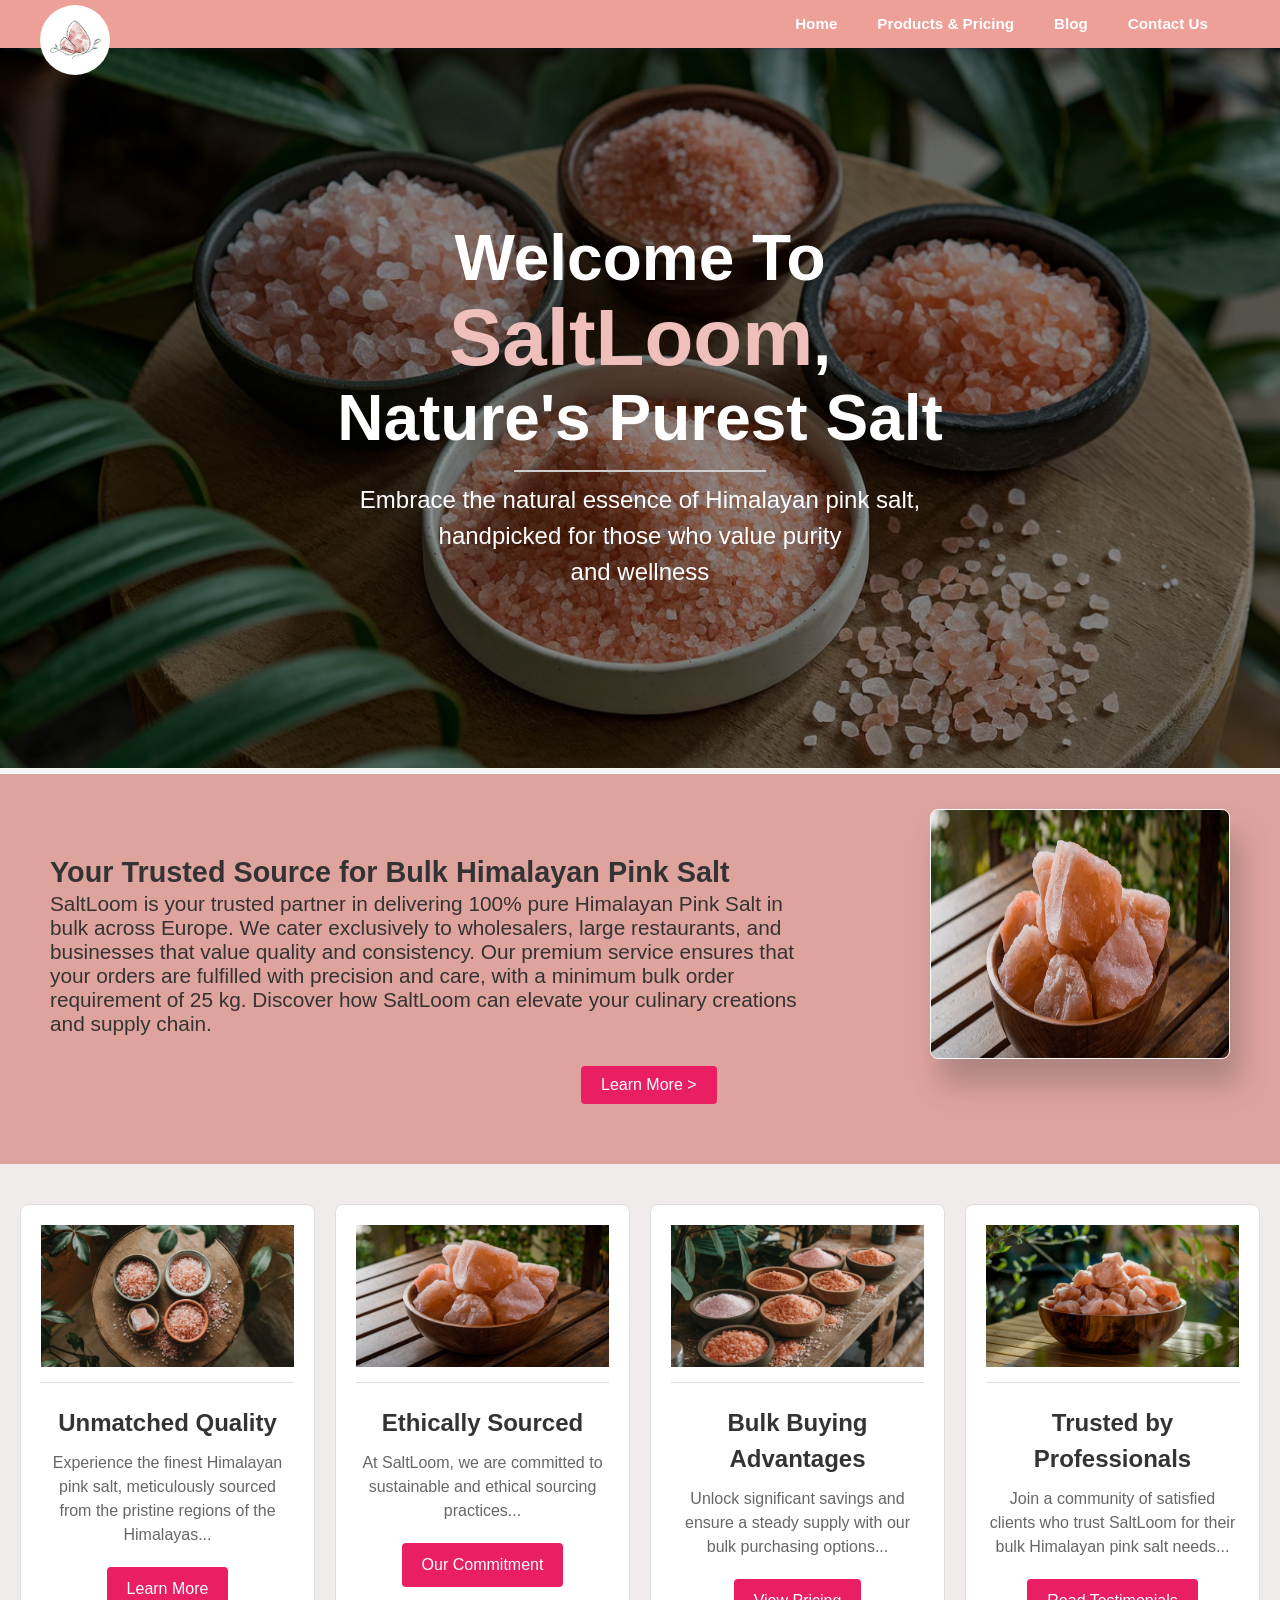
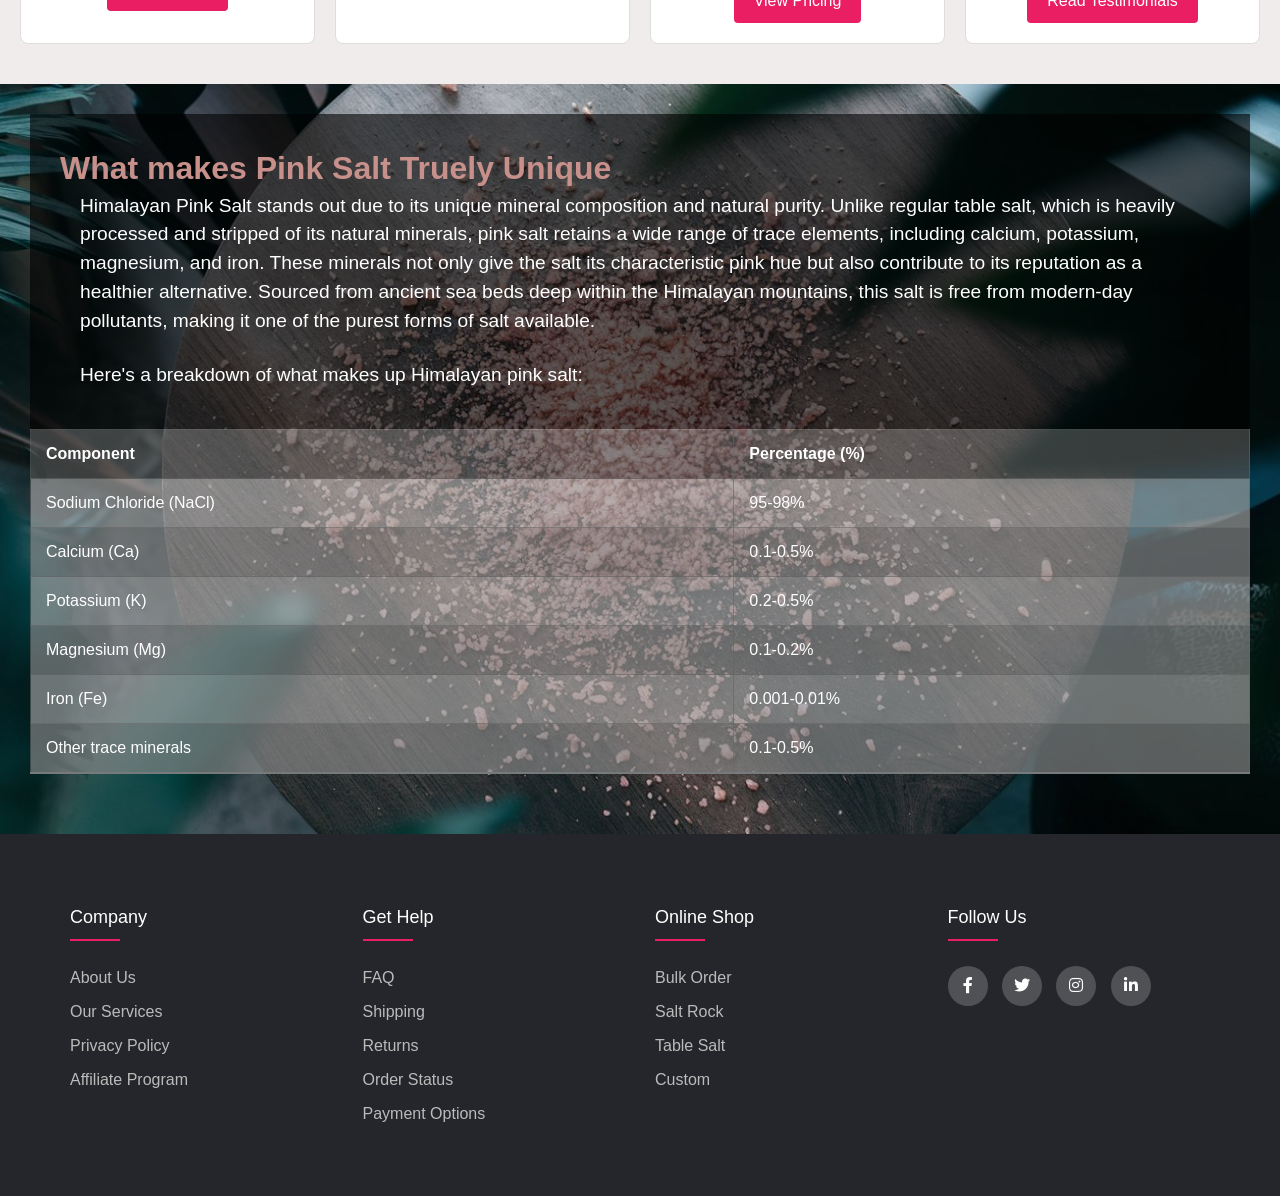
<file: index.html>
<!DOCTYPE html>
<html lang="en">
<head>
    <meta charset="UTF-8"/>
    <meta name="viewport" content="width=device-width, initial-scale=1.0" />
    <meta http-equiv="X-UA-Compatible" content="ie=edge"/>
    <link rel="stylesheet" type="text/css" href="https://cdnjs.cloudflare.com/ajax/libs/font-awesome/5.15.1/css/all.min.css">
    <!------------Link Files------------->
    <link rel="stylesheet" type="text/css" target="_blank" href="styles.css" />
    <!----------------------------------->
    <title>SaltLoom</title>
</head>
<body>
  <!-----------Nav Bar Section----------->
  <nav>
    <div class="logo">
      <a href="index.html"> <img src="image/Untitled-1.jpg"  alt="logo"/>
      </a>
    </div>
    <ul>
      <li><a href="index.html">Home</a></li>
      <li><a href="services.html">Products & Pricing</a></li>
      <li><a href="Blog.html">Blog</a></li>
      <li><a href="contact.html">Contact Us</a></li>
    </ul>
    <div class="hamburger">
      <span class="line"></span>
      <span class="line"></span>
      <span class="line"></span>
    </div>
  </nav>
  <div class="menubar">
    <ul>
      <li><a href="index.html">Home</a></li>
      <li><a href="services.html">Products & Pricing</a></li>
      <li><a href="Blog.html">Blog</a></li>
      <li><a href="contact.html">Contact Us</a></li>
    </ul>
  </div>

  <!----------Hero Section------------>
  <header class="Hero-section">
    <div   class="intro-section">
      <div  class="Hero-content">
        <h1  class="hero-title">Welcome To <br><span class="Saltloom-pink">SaltLoom</span>,<br> Nature's Purest Salt</h1>
        <div  class="horizontal-line"></div>
        <p>Embrace the natural essence of Himalayan pink salt,<br>handpicked for those who value purity <br>and wellness</p>
      </div>
    </div> 
  </header>

  <!----------Brief Section----------->
  <div class="brief-section">
    <div class="brief-content">
      <h1 class="brief-title">Your Trusted Source for Bulk Himalayan Pink Salt</h1>
      <p>SaltLoom is your trusted partner in delivering 100% pure Himalayan Pink Salt in bulk across Europe. We cater exclusively to wholesalers, large restaurants, and businesses that value quality and consistency. Our premium service ensures that your orders are fulfilled with precision and care, with a minimum bulk order requirement of 25 kg. Discover how SaltLoom can elevate your culinary creations and supply chain.</p>
      <button>Learn More ></button>
    </div>
    <div class="briefe-image">
      <div class="containers">
        <div class="wrapper">
            <img src="image/6vtCB1fTT3S0EHRT_Ear1g.jpg">
            <img src="image/bgrnd.jpeg">
            <img src="image/brief.jpg">
            <img src="image/Gtk1DCdgQeG8khqoT9pifQ.jpg">
        </div>
    </div>
    </div>
  </div>     

  <!------------Card Section------------------>
  <section class="card-section">
    <div class="card">
      <img src="image/GJhJS7f1TkC9gnW3-VbCXw.jfif" alt="Unmatched Quality">
      <h3>Unmatched Quality</h3>
      <p>Experience the finest Himalayan pink salt, meticulously sourced from the pristine regions of the Himalayas...</p>
      <a href="#quality" class="btn">Learn More</a>
    </div>
    <div class="card">
      <img src="image/6vtCB1fTT3S0EHRT_Ear1g.jfif" alt="Ethically Sourced">
      <h3>Ethically Sourced</h3>
      <p>At SaltLoom, we are committed to sustainable and ethical sourcing practices...</p>
      <a href="#commitment" class="btn">Our Commitment</a>
    </div>
    <div class="card">
      <img src="image/jnrFNvU6QOmBNOsaooGQPQ.jfif" alt="Bulk Buying Advantages">
      <h3>Bulk Buying Advantages</h3>
      <p>Unlock significant savings and ensure a steady supply with our bulk purchasing options...</p>
      <a href="#pricing" class="btn">View Pricing</a>
    </div>
    <div class="card">
      <img src="image/pinkrock.jpg.jfif" alt="Trusted by Professionals">
      <h3>Trusted by Professionals</h3>
      <p>Join a community of satisfied clients who trust SaltLoom for their bulk Himalayan pink salt needs...</p>
      <a href="#testimonials" class="btn">Read Testimonials</a>
    </div>
  </section>
  <!------------Benifits Section-------------->
  <div class="salt-benifits">
    <div class="salt-benifits-content">
      <h3>What makes Pink Salt Truely Unique</h3>
      <p>Himalayan Pink Salt stands out due to its unique mineral composition and natural purity. Unlike regular table salt, which is heavily processed and stripped of its natural minerals, pink salt retains a wide range of trace elements, including calcium, potassium, magnesium, and iron. These minerals not only give the salt its characteristic pink hue but also contribute to its reputation as a healthier alternative. Sourced from ancient sea beds deep within the Himalayan mountains, this salt is free from modern-day pollutants, making it one of the purest forms of salt available.</p>
      <p class="hereisa">Here's a breakdown of what makes up Himalayan pink salt:</p>
    </div>
    <div class="table-container">
      <table class="responsive-table">
        <thead>
          <tr>
            <th>Component</th>
              <th>Percentage (%)</th>
            </tr>
        </thead>
        <tbody>
          <tr>
            <td>Sodium Chloride (NaCl)</td>
            <td>95-98%</td>
          </tr>
          <tr>
            <td>Calcium (Ca)</td>
            <td>0.1-0.5%</td>
          </tr>
          <tr>
            <td>Potassium (K)</td>
            <td>0.2-0.5%</td>
          </tr>
          <tr>
            <td>Magnesium (Mg)</td>
            <td>0.1-0.2%</td>
          </tr>
          <tr>
            <td>Iron (Fe)</td>
            <td>0.001-0.01%</td>
          </tr>
          <tr>
            <td>Other trace minerals</td>
            <td>0.1-0.5%</td>
          </tr>
        </tbody>
      </table>
    </div>
  </div>

  <!------------Footer Section---------------->
  <footer class="footer">
    <div class="container">
      <div class="row">
        <div class="footer-col">
          <h4>company</h4>
          <ul>
            <li><a href="#">about us</a></li>
            <li><a href="#">our services</a></li>
            <li><a href="#">privacy policy</a></li>
            <li><a href="#">affiliate program</a></li>
          </ul>
        </div>
        <div class="footer-col">
          <h4>get help</h4>
          <ul>
            <li><a href="#">FAQ</a></li>
            <li><a href="#">shipping</a></li>
            <li><a href="#">returns</a></li>
            <li><a href="#">order status</a></li>
            <li><a href="#">payment options</a></li>
          </ul>
        </div>
        <div class="footer-col">
          <h4>online shop</h4>
          <ul>
            <li><a href="#">Bulk order</a></li>
            <li><a href="#">Salt rock</a></li>
            <li><a href="#">Table salt</a></li>
            <li><a href="#">Custom</a></li>
          </ul>
        </div>
        <div class="footer-col">
          <h4>follow us</h4>
          <div class="social-links">
            <a href="#"><i class="fab fa-facebook-f"></i></a>
            <a href="#"><i class="fab fa-twitter"></i></a>
            <a href="#"><i class="fab fa-instagram"></i></a>
            <a href="#"><i class="fab fa-linkedin-in"></i></a>
          </div>
        </div>
      </div>
    </div>
  </footer>








  <script src="script.js"></script>
  
</body>
</html>
</file>
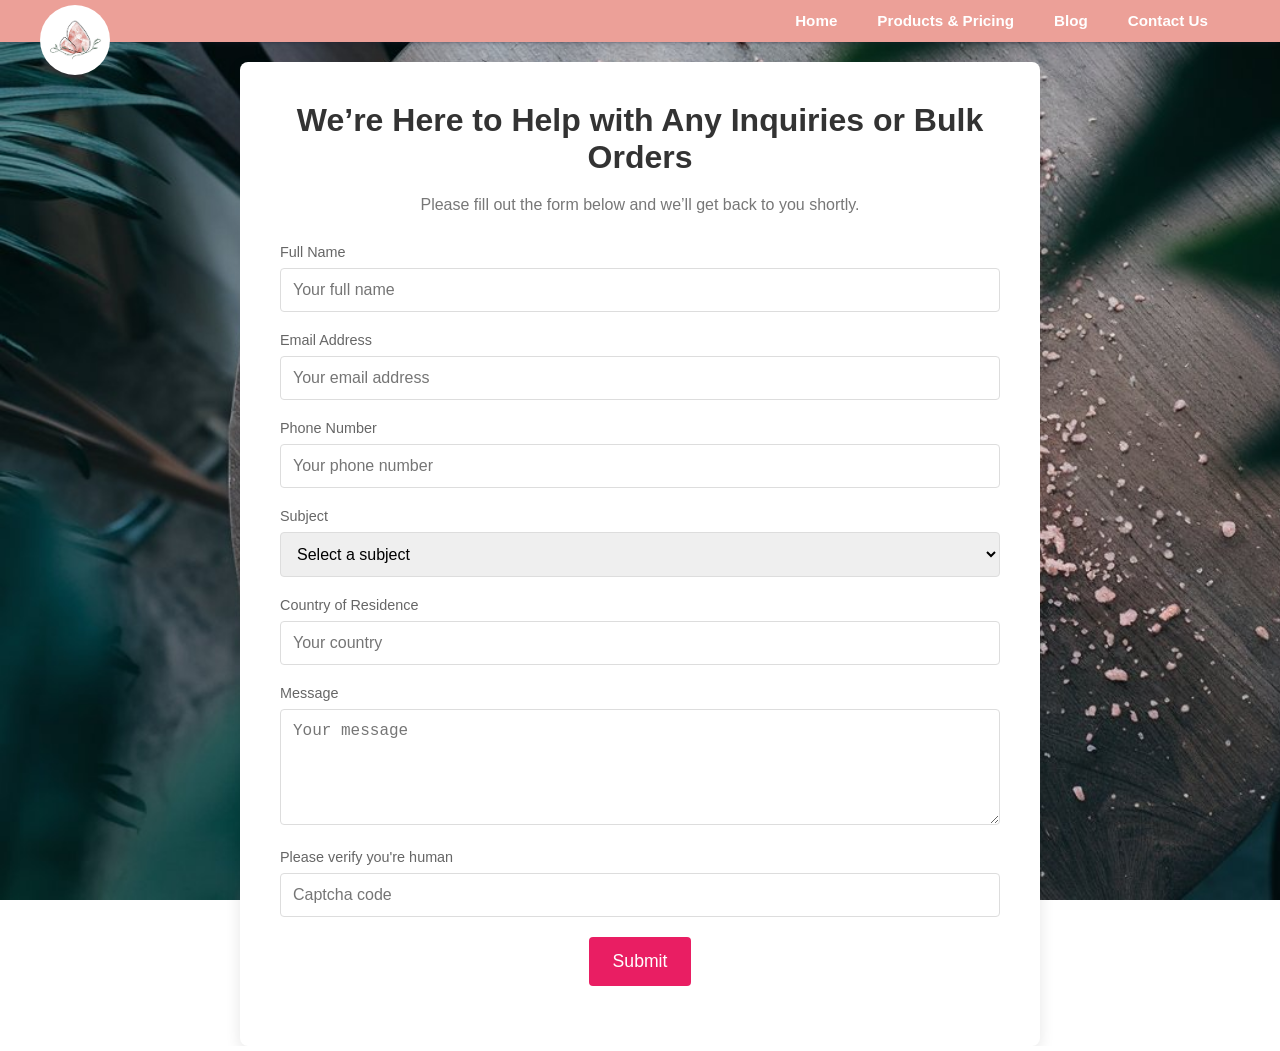
<file: contact.html>
<!DOCTYPE html>
<html lang="en">
  <head>
    <meta charset="UTF-8"/>
    <meta name="viewport" content="width=device-width, initial-scale=1.0" />
    <meta http-equiv="X-UA-Compatible" content="ie=edge"/>
    <link rel="stylesheet" type="text/css" href="https://cdnjs.cloudflare.com/ajax/libs/font-awesome/5.15.1/css/all.min.css">
    <!------------Link Files------------->
    <link rel="stylesheet" type="text/css" target="_blank" href="contact.css" />
    <!----------------------------------->
    <title>SaltLoom Contact</title>
</head>
<body>
  <!-----------Nav Bar Section----------->
  <nav>
    <div class="logo">
      <a href="index.html"> <img src="image/Untitled-1.jpg"  alt="logo"/>
      </a>
    </div>
    <ul>
      <li><a href="index.html">Home</a></li>
      <li><a href="services.html">Products & Pricing</a></li>
      <li><a href="Blog.html">Blog</a></li>
      <li><a href="contact.html">Contact Us</a></li>
    </ul>
    <div class="hamburger">
      <span class="line"></span>
      <span class="line"></span>
      <span class="line"></span>
    </div>
  </nav>
  <div class="menubar">
    <ul>
      <li><a href="index.html">Home</a></li>
      <li><a href="services.html">Products & Pricing</a></li>
      <li><a href="Blog.html">Blog</a></li>
      <li><a href="contact.html">Contact Us</a></li>
    </ul>
  </div>


  <!-----------Contact Section----------->
  <div class="contact">
    <div class="contact-container">
      <h1>We’re Here to Help with Any Inquiries or Bulk Orders</h1>
      <p>Please fill out the form below and we’ll get back to you shortly.</p>
  
      <form class="contact-form">
          <div class="form-group">
              <label for="name">Full Name</label>
              <input type="text" id="name" name="name" placeholder="Your full name">
          </div>
  
          <div class="form-group">
              <label for="email">Email Address</label>
              <input type="email" id="email" name="email" placeholder="Your email address">
          </div>
  
          <div class="form-group">
              <label for="phone">Phone Number</label>
              <input type="tel" id="phone" name="phone" placeholder="Your phone number">
          </div>
  
          <div class="form-group">
              <label for="subject">Subject</label>
              <select id="subject" name="subject">
                  <option value="" disabled selected>Select a subject</option>
                  <option value="inquiry">General Inquiry</option>
                  <option value="bulk-order">Bulk Order</option>
                  <option value="shipping">Shipping Information</option>
                  <option value="other">Other</option>
              </select>
          </div>
  
          <div class="form-group">
              <label for="country">Country of Residence</label>
              <input type="text" id="country" name="country" placeholder="Your country">
          </div>
  
          <div class="form-group">
              <label for="message">Message</label>
              <textarea id="message" name="m essage" rows="5" placeholder="Your message"></textarea>
          </div>
  
          <div class="form-group captcha">
              <label for="captcha">Please verify you're human</label>
              <input type="text" id="captcha" name="captcha" placeholder="Captcha code">
          </div>
  
          <div class="form-group">
              <button type="submit">Submit</button>
          </div>
      </form>
    </div>

  </div>
  

 
  <script src="script.js"></script>
</body>
</html>
</file>
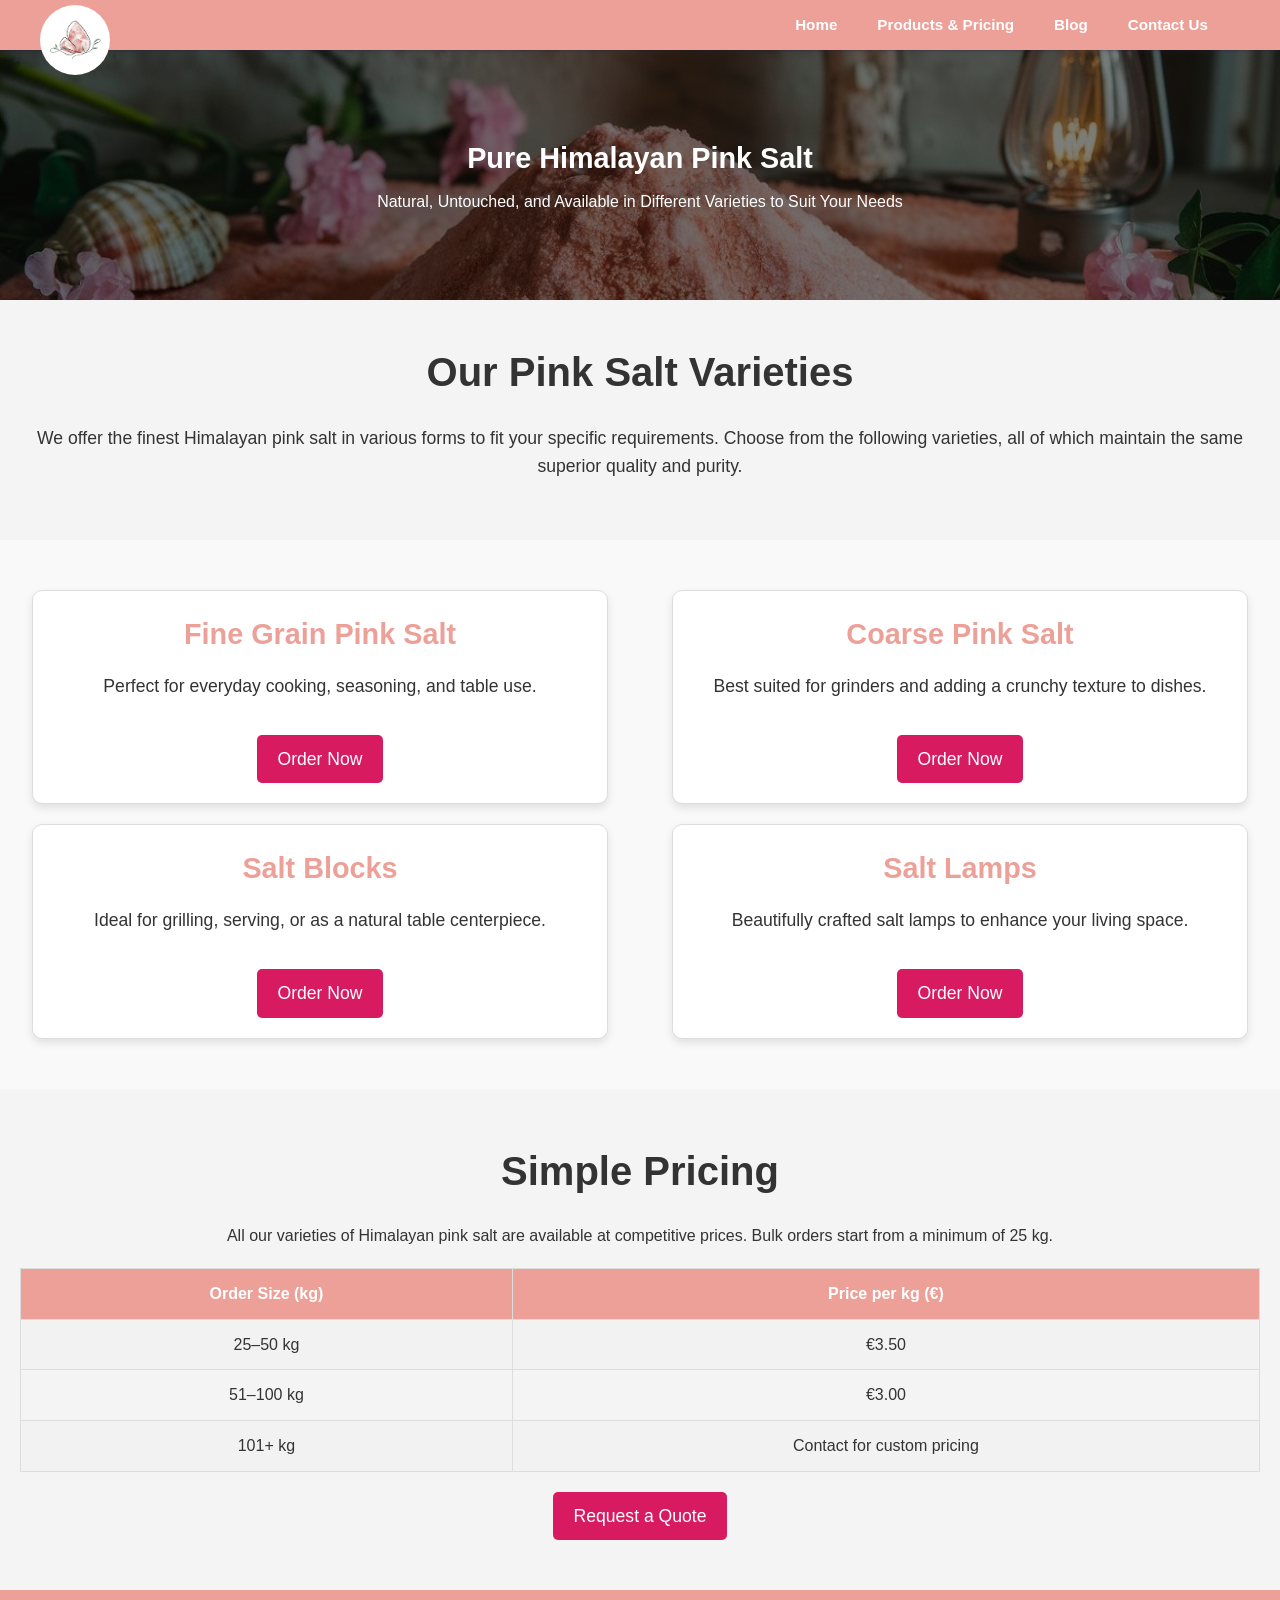
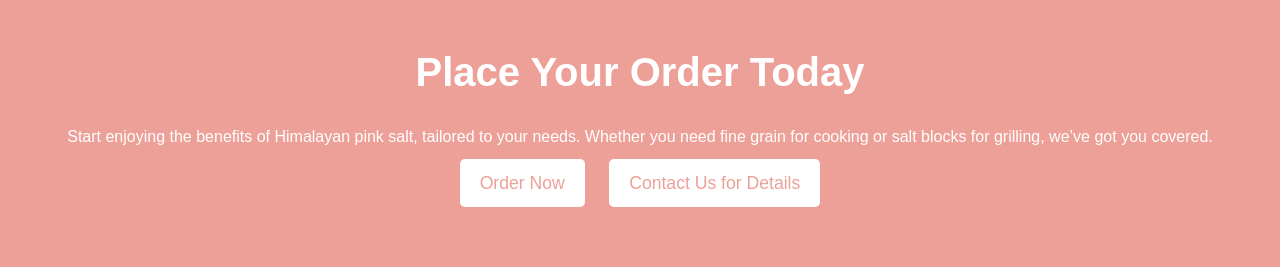
<file: services.html>
<!DOCTYPE html>
<html lang="en">
<head>
  <meta charset="UTF-8"/>
  <meta name="viewport" content="width=device-width, initial-scale=1.0" />
  <meta http-equiv="X-UA-Compatible" content="ie=edge"/>
  <link rel="stylesheet" type="text/css" href="https://cdnjs.cloudflare.com/ajax/libs/font-awesome/5.15.1/css/all.min.css">
  <!------------Link Files------------->
  <link rel="stylesheet" type="text/css" target="_blank" href="services.css" />
  <!----------------------------------->
  <title>Products & Pricing</title>
</head>
<body>

  <body>
    <!-----------Nav Bar Section----------->
  <nav>
    <div class="logo">
      <a href="index.html"> <img src="image/Untitled-1.jpg"  alt="logo"/>
      </a>
    </div>
    <ul>
      <li><a href="index.html">Home</a></li>
      <li><a href="services.html">Products & Pricing</a></li>
      <li><a href="Blog.html">Blog</a></li>
      <li><a href="contact.html">Contact Us</a></li>
    </ul>
    <div class="hamburger">
      <span class="line"></span>
      <span class="line"></span>
      <span class="line"></span>
    </div>
  </nav>
  <div class="menubar">
    <ul>
      <li><a href="index.html">Home</a></li>
      <li><a href="services.html">Products & Pricing</a></li>
      <li><a href="Blog.html">Blog</a></li>
      <li><a href="contact.html">Contact Us</a></li>
    </ul>
  </div>

    <!-- Header Section 
    <header class="header">
        <h1>Pure Himalayan Pink Salt</h1>
        <p>Natural, Untouched, and Available in Different Varieties to Suit Your Needs</p>
    </header>
    -->

    <section class="banner">
      <div class="overlay">
          <h1>Pure Himalayan Pink Salt</h1>
          <p>Natural, Untouched, and Available in Different Varieties to Suit Your Needs</p>
      </div>
    </section>
  


    <!-- Product Introduction -->
    <section class="product-intro">
        <h2>Our Pink Salt Varieties</h2>
        <p>We offer the finest Himalayan pink salt in various forms to fit your specific requirements. Choose from the following varieties, all of which maintain the same superior quality and purity.</p>
    </section>

    <!-- Salt Varieties Section -->
    <section class="salt-varieties">
        <div class="salt-item">
            <h3>Fine Grain Pink Salt</h3>
            <p>Perfect for everyday cooking, seasoning, and table use.</p>
            <a href="#" class="cta">Order Now</a>
        </div>

        <div class="salt-item">
            <h3>Coarse Pink Salt</h3>
            <p>Best suited for grinders and adding a crunchy texture to dishes.</p>
            <a href="#" class="cta">Order Now</a>
        </div>

        <div class="salt-item">
            <h3>Salt Blocks</h3>
            <p>Ideal for grilling, serving, or as a natural table centerpiece.</p>
            <a href="#" class="cta">Order Now</a>
        </div>

        <div class="salt-item">
            <h3>Salt Lamps</h3>
            <p>Beautifully crafted salt lamps to enhance your living space.</p>
            <a href="#" class="cta">Order Now</a>
        </div>
    </section>

    <!-- Pricing Section -->
    <section class="pricing">
        <h2>Simple Pricing</h2>
        <p>All our varieties of Himalayan pink salt are available at competitive prices. Bulk orders start from a minimum of 25 kg.</p>
        <table>
            <tr>
                <th>Order Size (kg)</th>
                <th>Price per kg (€)</th>
            </tr>
            <tr>
                <td>25–50 kg</td>
                <td>€3.50</td>
            </tr>
            <tr>
                <td>51–100 kg</td>
                <td>€3.00</td>
            </tr>
            <tr>
                <td>101+ kg</td>
                <td>Contact for custom pricing</td>
            </tr>
        </table>
        <a href="#" class="cta">Request a Quote</a>
    </section>

    <!-- Final Call to Action -->
    <section class="final-cta">
        <h2>Place Your Order Today</h2>
        <p>Start enjoying the benefits of Himalayan pink salt, tailored to your needs. Whether you need fine grain for cooking or salt blocks for grilling, we’ve got you covered.</p>
        <a href="#" class="cta">Order Now</a>
        <a href="#" class="cta">Contact Us for Details</a>
    </section>






 














  <script src="script.js"></script>

  
</body>
</html>
</file>
<file: styles.css>
/*--------------Body section-------------------*/
* {
  margin: 0;
  padding: 0;
  box-sizing: border-box;
}

body, html {
  height: 100%;
  font-family: Arial, sans-serif;
}


/*---------------Nav Bar Section---------------*/
@import url("https://fonts.googleapis.com/css2?family=Poppins:ital,wght@0,300;0,400;0,500;0,600;0,700;1,300;1,400;1,500;1,600;1,700&display=swap");

* {
  box-sizing: border-box;
  -webkit-font-smoothing: antialiased;
  -moz-osx-font-smoothing: grayscale;
}

body {
  padding: 0;
  margin: 0;
  font-family: "Poppins", sans-serif;
}

nav {
  padding: 12px 5%;
  display: flex;
  justify-content: space-between;
  align-items: center;
  box-shadow: rgba(50, 50, 93, 0.25) 0px 2px 5px -1px,
    rgba(0, 0, 0, 0.3) 0px 1px 3px -1px;
  z-index: 1;
  background-color: #eca098;
  position: relative;
  z-index: 10;
}

nav .logo img {
  position: absolute;
  height: 70px;
  padding: 0;
  width: auto;
  top: 5px;
  left: 40px;
  border-radius: 50px;
}
nav .logo h1 {
  font-size: 1.1rem;
  background: linear-gradient(to right, #c8756d 0%,#e4aba6 80%, #e4bab5 100%);
  -webkit-background-clip: text;
  background-clip: text;
  -webkit-text-fill-color: transparent;
}

nav ul {
  list-style: none;
  display: flex;
}
nav ul li {
  margin-left: 1.5rem;
}
nav ul li a {
  text-decoration: none;
  color: #ffffff;
  font-size: 95%;
  font-weight: 600;
  padding: 4px 8px;
  border-radius: 5px;
}

nav ul li a:hover {
  background-color: #c7908b;
}

.hamburger {
  display: none;
  cursor: pointer;
}

.hamburger .line {
  width: 25px;
  height: 1px;
  background-color: #333;
  display: block;
  margin: 7px auto;
  transition: all 0.3s ease-in-out;
}
.hamburger-active {
  transition: all 0.3s ease-in-out;
  transition-delay: 0.6s;
  transform: rotate(45deg);
}

.hamburger-active .line:nth-child(2) {
  width: 0px;
}

.hamburger-active .line:nth-child(1),
.hamburger-active .line:nth-child(3) {
  transition-delay: 0.3s;
}

.hamburger-active .line:nth-child(1) {
  transform: translateY(12px);
}

.hamburger-active .line:nth-child(3) {
  transform: translateY(-5px) rotate(90deg);
}

.menubar {
  position: absolute;
  top: 2;
  left: -60%;
  display: flex;
  justify-content: center;
  align-items: flex-start;
  width: 60%;
  height: 100vh;
  padding: 20% 0;
  background: rgba(255, 255, 255);
  transition: all 0.5s ease-in;
  z-index: 2;
}
.active {
  left: 0;
  box-shadow: rgba(149, 157, 165, 0.2) 0px 8px 24px;
}

.menubar ul {
  padding: 0;
  list-style: none;
}
.menubar ul li {
  margin-bottom: 32px;
}

.menubar ul li a {
  text-decoration: none;
  color: #000000;
  font-size: 95%;
  font-weight: 400;
  padding: 5px 10px;
  border-radius: 5px;
}

.menubar ul li a:hover {
  background-color: #f5f5f5;
}
@media screen and (max-width: 790px) {
  .hamburger {
    display: block;
  }
  nav ul {
    display: none;
  }
}
@media screen and (max-width: 425px) {
  nav .logo img {
    height: 65px;
    top: 12px;
  }
}





/*---------------Hero Section---------------*/

.Hero-section {
  display: flex;
  justify-content: center;
  align-items: top;
  height: 80.7vh;
  margin: 0;
  background-color: #f5f5f5;
}


.intro-section {
  position: relative;
  width: 100%;
  height: 80vh;
  background-image: url('image/briefimg.jpg'); /* Replace with your image path */
  background-size: cover;
  background-position: center;
  background-repeat: no-repeat;
 
}
.owner {
  display: flex;
  justify-content: end;
  color: white;
  padding-right: 20px;
  padding-top: 20px;
  font-family: 'Gabriola', sans-serif; 
  font-size: 29px;
  background: rgba(0, 0, 0, 0.4);
  text-align: center;
}



.Hero-content {
  position: absolute;
  width: 100%;
  height: 100%;
  /* Optional: Dark overlay for better text visibility */
  display: flex;
  flex-direction: column;
  justify-content: center;
  align-items: center;
  text-align: center;
  color: #ffffff;
  padding: 0 10px;
  font-family: 'Gabriola', sans-serif; background: rgba(0, 0, 0, 0.4);
}

.Hero-content h1 {
  font-size: 4rem;
  margin-bottom: 10px;
  line-height: 4rem;
}
/* this is to convert the saltloom word title pink*/
.Saltloom-pink {
  color: #eebfbb;
  font-size: 5rem;
  line-height: 6rem;
}


.horizontal-line {
  width: 20%;
  height: 2px;
  background-color: #cecece;
  margin: 10px 0;
}

.Hero-section p {
  font-size: 1.5rem;
  max-width: 600px;
  
}

/* Responsive design */
@media (max-width: 768px) {
  .Hero-content h1 {
      font-size: 3rem;
      line-height: 3rem;
  }
  .Saltloom-pink {
    font-size: 4rem;
    line-height: 5rem;
  }
  .horizontal-line {
      width: 20%;
  }
  .Hero-section p {
      font-size: 1.2rem;
  }
}

@media (max-width: 480px) {
  .Hero-content h1 {
      font-size: 2.2rem;
      line-height: 2.2rem;
  }
  .Saltloom-pink {
    font-size: 3.2rem;
    line-height: 4.2rem;
  }
  .horizontal-line {
      width: 20%;
  }
  .Hero-section p {
      font-size: 1rem;
  }
}



/*--------------Brief Section---------------*/

.brief-section {
  display: flex;
  flex-direction: row;
  padding-top: 80px;
  padding-left: 50px;
  padding-right: 50px;
  padding-bottom: 60px;
  background-color: #dfa39e;
}

.brief-content{
  color: #333;
  font-family: 'Gabriola', sans-serif;
}

.brief-title {
  font-size: 1.8rem; /* Adjusted font size */
  line-height: 1.3em;
  font-weight: bold;
  margin-top: 0;
  padding-top: 0;
}
.brief-content p {
  font-size: 1.3rem;
  line-height: 1.5rem;
  width: 65%;
}
.brief-content button{
  display: inline-block;
  padding: 10px 20px;
  background-color: #e91e63;
  color: #fff;
  text-decoration: none;
  border-radius: 4px;
  transition: background-color 0.3s;
  border: none;
  margin-top: 30px;
  margin-left: 45%;
  font-size: 16px;
}

.brief-content button:hover {
  background-color: #d81b60;
}


/* Mobile and Tablet Responsiveness */
@media (max-width: 768px) {
  .brief-title {
      font-size: 1.4em; /* Slightly smaller font for mobile */
  }
  .brief-content p {
    font-size: 1.1em;
    width: 65%;
  }
  .brief-content button {
    margin-left: 40%;
  }
  
}
@media (max-width: 700px) {
  
  .brief-content p {
    font-size: 1.1em;
    width: 80%;
  }
  .brief-content button {
    margin-left: 55%;
  }
  
}
@media (max-width: 425px) {
  .brief-title{
      font-size: 1.3em;
      width: 100%;
  }
  .brief-content p {
    font-size: 0.9em;
    width: 100%;
  }
 
  .brief-content button{
    padding: 8px 16px;
    margin-top: 30px;
    margin-left: 28%;
    font-size: 11px;
  }
}























.containers{
  margin-top: 80px;
  margin-left: -150px;
  width: 300px;
  height: 250px;
  position: absolute;
  transform: translate(-50%,-50%);;
  overflow: hidden;
  border: 1px solid #ffffff;
  border-radius: 8px;
  box-shadow: 10px 25px 30px rgba(59, 59, 62, 0.3);
}
@media (max-width: 1024px) {
  .containers{
    margin-top: 94px;
    margin-left: -140px;
    width: 280px;
    height: 240px;
  }
}
@media (max-width: 970px) {
  .containers{
    margin-top: 100px;
    margin-left: -130px;
    width: 270px;
    height: 230px;
  }
}
@media (max-width: 925px) {
  .containers{
    margin-top: 120px;
    margin-left: -120px;
    width: 260px;
    height: 220px;
  }
}
@media (max-width: 885px) {
  .containers{
    margin-top: 120px;
    margin-left: -110px;
    width: 250px;
    height: 210px;
  }
}
@media (max-width: 885px) {
  .containers{
    margin-top: 120px;
    margin-left: -100px;
    width: 240px;
    height: 200px;
  }
}
@media (max-width: 770px) {
  .containers{
    margin-top: 120px;
    margin-left: -90px;
    width: 220px;
    height: 180px;
  }
}
@media (max-width: 700px) {
  .containers{
   display: none;
  }
}






.wrapper{
  width: 100%;
  display: flex;
  animation: slide 16s infinite;
}
@keyframes slide{
  0%{
      transform: translateX(0);
  }
  25%{
      transform: translateX(0);
  }
  30%{
      transform: translateX(-100%);
  }
  50%{
      transform: translateX(-100%);
  }
  55%{
      transform: translateX(-200%);
  }
  75%{
      transform: translateX(-200%);
  }
  80%{
      transform: translateX(-300%);
  }
  100%{
      transform: translateX(-300%);
  }
}
img{
  width: 100%;
}



























































/*-----------------Cards Section--------------------*/
.card-section {
  display: flex;
  flex-wrap: wrap;
  gap: 20px;
  padding: 40px 20px;
  background-color: #f1ecec;
}

.card {
  flex: 1 1 calc(25% - 20px);
  background: #fff;
  border: 1px solid #ddd;
  border-radius: 8px;
  padding: 20px;
  text-align: center;
  transition: transform 0.3s, box-shadow 0.3s;
}

.card img {
  max-width: 100%;
  height: auto;
  border-bottom: 1px solid #ddd;
  padding-bottom: 15px;
  margin-bottom: 15px;
}

.card h3 {
  font-size: 1.5em;
  margin-bottom: 10px;
  color: #333;
}

.card p {
  font-size: 1em;
  color: #666;
  margin-bottom: 20px;
}

.card .btn {
  display: inline-block;
  padding: 10px 20px;
  background-color: #e91e63;
  color: #fff;
  text-decoration: none;
  border-radius: 4px;
  transition: background-color 0.3s;
}

.card .btn:hover {
  background-color: #d81b60;
}

.card:hover {
  transform: translateY(-10px);
  box-shadow: 0 4px 20px rgba(0,0,0,0.1);
}

@media (max-width: 1200px) {
  .card {
    flex: 1 1 calc(50% - 20px);
  }
}

@media (max-width: 768px) {
  .card {
    flex: 1 1 100%;
  }
}




/*---------------Benifits Section-----------------*/
.salt-benifits {
  padding: 30px 30px;
  background-image: url('image/bgrnd.jpeg');
  background-size: cover;
  background-position: center;
  background-repeat: no-repeat;
  color: white;
  
  
}
.salt-benifits-content {
  font-family: 'Gabriola', sans-serif;
  background-color: rgba(0, 0, 0, 0.6);
  padding: 30px;
}
.salt-benifits-content h3 {
  font-size: 2rem;
  color:#c7908b;
}
.salt-benifits-content p {
  font-size: 1.2rem;
  padding-left: 20px;
}
.hereisa {
  padding-top: 25px;
  padding-bottom: 10px;
}
@media (max-width: 768px) {
  .salt-benifits {
    padding: 30px 30px;
    
  }
  .salt-benifits-content {
    font-family: 'Gabriola', sans-serif;
  }
  .salt-benifits-content h3 {
    font-size: 2rem;
  }
  .salt-benifits-content p {
    font-size: 1.2rem;
    padding-left: 20px;
  }
  .hereisa {
    padding-top: 25px;
    padding-bottom: 10px;
  }
}


.table-container {
  width: 100%;
  overflow-x: auto;
}

.responsive-table {
  width: 100%;
  border-collapse: collapse;
  margin-bottom: 30px;
  font-size: 16px; /* Default font size */
  text-align: left;
}

.responsive-table thead tr {
  background-color: #545454a5;
  color: #ffffff;
  text-align: left;
}

.responsive-table th, 
.responsive-table td {
  padding: 12px 15px;
  border: 1px solid #6666669a;
 
}

.responsive-table tbody tr {
  border-bottom: 1px solid #ddd;
  background-color: #a6a6a6a5;
}

.responsive-table tbody tr:nth-of-type(even) {
  background-color: #8b8b8ba5;
  
}

.responsive-table tbody tr:last-of-type {
  border-bottom: 2px solid #777a7a;
  
}

@media (max-width: 768px) {
  .responsive-table {
      font-size: 14px; /* Smaller font size */
  }

  .responsive-table th, 
  .responsive-table td {
      padding: 8px 10px; /* Smaller padding */
  }
}

@media (max-width: 480px) {
  .responsive-table {
      font-size: 12px; /* Even smaller font size */
  }

  .responsive-table th, 
  .responsive-table td {
      padding: 6px 8px; /* Even smaller padding */
  }
}

































/*---------------Footer section-------------------------*/


@import url('https://fonts.googleapis.com/css2?family=Poppins:wght@300;400;500;600;700&display=swap');
body{
  line-height: 1.5;
  font-family: 'Poppins', sans-serif;
}
*{
  margin:0;
  padding:0;
  box-sizing: border-box;
}
.container{
  max-width: 1170px;
  margin:auto;
}
.row{
  display: flex;
  flex-wrap: wrap;
}
ul{
  list-style: none;
}
.footer{
  background-color: #24262b;
    padding: 70px 0;
}
.footer-col{
   width: 25%;
   padding: 0 15px;
}
.footer-col h4{
  font-size: 18px;
  color: #ffffff;
  text-transform: capitalize;
  margin-bottom: 35px;
  font-weight: 500;
  position: relative;
}
.footer-col h4::before{
  content: '';
  position: absolute;
  left:0;
  bottom: -10px;
  background-color: #e91e63;
  height: 2px;
  box-sizing: border-box;
  width: 50px;
}
.footer-col ul li:not(:last-child){
  margin-bottom: 10px;
}
.footer-col ul li a{
  font-size: 16px;
  text-transform: capitalize;
  color: #ffffff;
  text-decoration: none;
  font-weight: 300;
  color: #bbbbbb;
  display: block;
  transition: all 0.3s ease;
}
.footer-col ul li a:hover{
  color: #ffffff;
  padding-left: 8px;
}
.footer-col .social-links a{
  display: inline-block;
  height: 40px;
  width: 40px;
  background-color: rgba(255,255,255,0.2);
  margin:0 10px 10px 0;
  text-align: center;
  line-height: 40px;
  border-radius: 50%;
  color: #ffffff;
  transition: all 0.5s ease;
}
.footer-col .social-links a:hover{
  color: #24262b;
  background-color: #ffffff;
}

/*responsive*/
@media(max-width: 767px){
  .footer-col{
    width: 50%;
    margin-bottom: 30px;
}
}
@media(max-width: 574px){
  .footer-col{
    width: 100%;
}
}
</file>
<file: contact.css>
* {
  margin: 0;
  padding: 0;
  box-sizing: border-box;
}

body, html {
  height: 100%;
  font-family: Arial, sans-serif;
  background-image: url(image/bgrnd.jpeg);
  background-repeat: no-repeat;
  background-size:cover;
}


/*---------------Nav Bar Section---------------*/
@import url("https://fonts.googleapis.com/css2?family=Poppins:ital,wght@0,300;0,400;0,500;0,600;0,700;1,300;1,400;1,500;1,600;1,700&display=swap");

* {
  box-sizing: border-box;
  -webkit-font-smoothing: antialiased;
  -moz-osx-font-smoothing: grayscale;
}

body {
  padding: 0;
  margin: 0;
  font-family: "Poppins", sans-serif;
}

nav {
  padding: 12px 5%;
  display: flex;
  justify-content: space-between;
  align-items: center;
  box-shadow: rgba(50, 50, 93, 0.25) 0px 2px 5px -1px,
    rgba(0, 0, 0, 0.3) 0px 1px 3px -1px;
  z-index: 1;
  background-color: #eca098;
  position: relative;
  z-index: 10;
}

nav .logo img {
  position: absolute;
  height: 70px;
  padding: 0;
  width: auto;
  top: 5px;
  left: 40px;
  border-radius: 50px;
}
nav .logo h1 {
  font-size: 1.1rem;
  background: linear-gradient(to right, #c8756d 0%,#e4aba6 80%, #e4bab5 100%);
  -webkit-background-clip: text;
  background-clip: text;
  -webkit-text-fill-color: transparent;
}

nav ul {
  list-style: none;
  display: flex;
}
nav ul li {
  margin-left: 1.5rem;
}
nav ul li a {
  text-decoration: none;
  color: #ffffff;
  font-size: 95%;
  font-weight: 600;
  padding: 4px 8px;
  border-radius: 5px;
}

nav ul li a:hover {
  background-color: #c7908b;
}

.hamburger {
  display: none;
  cursor: pointer;
}

.hamburger .line {
  width: 25px;
  height: 1px;
  background-color: #333;
  display: block;
  margin: 7px auto;
  transition: all 0.3s ease-in-out;
}
.hamburger-active {
  transition: all 0.3s ease-in-out;
  transition-delay: 0.6s;
  transform: rotate(45deg);
}

.hamburger-active .line:nth-child(2) {
  width: 0px;
}

.hamburger-active .line:nth-child(1),
.hamburger-active .line:nth-child(3) {
  transition-delay: 0.3s;
}

.hamburger-active .line:nth-child(1) {
  transform: translateY(12px);
}

.hamburger-active .line:nth-child(3) {
  transform: translateY(-5px) rotate(90deg);
}

.menubar {
  position: absolute;
  top: 2;
  left: -60%;
  display: flex;
  justify-content: center;
  align-items: flex-start;
  width: 60%;
  height: 100vh;
  padding: 20% 0;
  background: rgba(255, 255, 255);
  transition: all 0.5s ease-in;
  z-index: 2;
}
.active {
  left: 0;
  box-shadow: rgba(149, 157, 165, 0.2) 0px 8px 24px;
}

.menubar ul {
  padding: 0;
  list-style: none;
}
.menubar ul li {
  margin-bottom: 32px;
}

.menubar ul li a {
  text-decoration: none;
  color: #000000;
  font-size: 95%;
  font-weight: 400;
  padding: 5px 10px;
  border-radius: 5px;
}

.menubar ul li a:hover {
  background-color: #f5f5f5;
}
@media screen and (max-width: 790px) {
  .hamburger {
    display: block;
  }
  nav ul {
    display: none;
  }
}
@media screen and (max-width: 425px) {
  nav .logo img {
    height: 65px;
    top: 12px;
  }
}







/*--------------Contact Section----------------*/
.contact {
  display: flex;
  align-items: center;
  justify-content: center;
  margin-top: 20px;
  margin-bottom: 100px;
}

.contact-container {
  background-color: white;
  border-radius: 8px;
  padding: 40px;
  box-shadow: 0 5px 15px rgba(0, 0, 0, 0.1);
  max-width: 800px;
  width: 100%;
  text-align: center;
  transition: all 0.3s ease;
}

.contact-container h1 {
  font-size: 2rem;
  margin-bottom: 20px;
  color: #333;
}

.contact-container p {
  font-size: 1rem;
  margin-bottom: 30px;
  color: #777;
}

.contact-form {
  display: flex;
  flex-wrap: wrap;
  justify-content: space-between;
}

.form-group {
  width: 100%;
  margin-bottom: 20px;
}

.form-group.half-width {
  width: 48%;
}

.form-group label {
  display: block;
  font-size: 0.9rem;
  color: #666;
  margin-bottom: 8px;
  text-align: left;
}

.form-group input,
.form-group select,
.form-group textarea {
  width: 100%;
  padding: 12px;
  font-size: 1rem;
  border: 1px solid #ddd;
  border-radius: 4px;
  transition: border 0.3s;
}

.form-group input:focus,
.form-group select:focus,
.form-group textarea:focus {
  border-color:  #e91e63;
  outline: none;
}

button[type="submit"] {
  background-color:  #e91e63;
  color: white;
  padding: 14px 24px;
  font-size: 1.1rem;
  border: none;
  border-radius: 4px;
  cursor: pointer;
  transition: background-color 0.3s;
}

button[type="submit"]:hover {
  background-color: #e76a3f;
}

.captcha {
  text-align: left;
}

@media (max-width: 1024px) {
  .contact-container {
      padding: 30px;
  }
}

@media (max-width: 768px) {
  .contact-container {
      padding: 20px;
  }
  .form-group.half-width {
      width: 100%;
  }
}

@media (max-width: 480px) {
  .contact {
      padding: 10px;
  }
  .contact-container {
      padding: 15px;
  }
  .contact-container h1 {
      font-size: 1.5rem;
  }
  button[type="submit"] {
      font-size: 1rem;
      padding: 10px 20px;
  }
}
</file>
<file: services.css>
/*--------------Body section-------------------*/
* {
  margin: 0;
  padding: 0;
  box-sizing: border-box;
}

body, html {
  height: 100%;
  font-family: Arial, sans-serif;
}


/*---------------Nav Bar Section---------------*/
@import url("https://fonts.googleapis.com/css2?family=Poppins:ital,wght@0,300;0,400;0,500;0,600;0,700;1,300;1,400;1,500;1,600;1,700&display=swap");

* {
  box-sizing: border-box;
  -webkit-font-smoothing: antialiased;
  -moz-osx-font-smoothing: grayscale;
}

body {
  padding: 0;
  margin: 0;
  font-family: "Poppins", sans-serif;
}

nav {
  padding: 12px 5%;
  display: flex;
  justify-content: space-between;
  align-items: center;
  box-shadow: rgba(50, 50, 93, 0.25) 0px 2px 5px -1px,
    rgba(0, 0, 0, 0.3) 0px 1px 3px -1px;
  z-index: 1;
  background-color: #eca098;
  position: relative;
  z-index: 10;
}

nav .logo img {
  position: absolute;
  height: 70px;
  padding: 0;
  width: auto;
  top: 5px;
  left: 40px;
  border-radius: 50px;
}
nav .logo h1 {
  font-size: 1.1rem;
  background: linear-gradient(to right, #c8756d 0%,#e4aba6 80%, #e4bab5 100%);
  -webkit-background-clip: text;
  background-clip: text;
  -webkit-text-fill-color: transparent;
}

nav ul {
  list-style: none;
  display: flex;
}
nav ul li {
  margin-left: 1.5rem;
}
nav ul li a {
  text-decoration: none;
  color: #ffffff;
  font-size: 95%;
  font-weight: 600;
  padding: 4px 8px;
  border-radius: 5px;
}

nav ul li a:hover {
  background-color: #c7908b;
}

.hamburger {
  display: none;
  cursor: pointer;
}

.hamburger .line {
  width: 25px;
  height: 1px;
  background-color: #333;
  display: block;
  margin: 7px auto;
  transition: all 0.3s ease-in-out;
}
.hamburger-active {
  transition: all 0.3s ease-in-out;
  transition-delay: 0.6s;
  transform: rotate(45deg);
}

.hamburger-active .line:nth-child(2) {
  width: 0px;
}

.hamburger-active .line:nth-child(1),
.hamburger-active .line:nth-child(3) {
  transition-delay: 0.3s;
}

.hamburger-active .line:nth-child(1) {
  transform: translateY(12px);
}

.hamburger-active .line:nth-child(3) {
  transform: translateY(-5px) rotate(90deg);
}

.menubar {
  position: absolute;
  top: 2;
  left: -60%;
  display: flex;
  justify-content: center;
  align-items: flex-start;
  width: 60%;
  height: 100vh;
  padding: 20% 0;
  background: rgba(255, 255, 255);
  transition: all 0.5s ease-in;
  z-index: 2;
}
.active {
  left: 0;
  box-shadow: rgba(149, 157, 165, 0.2) 0px 8px 24px;
}

.menubar ul {
  padding: 0;
  list-style: none;
}
.menubar ul li {
  margin-bottom: 32px;
}

.menubar ul li a {
  text-decoration: none;
  color: #000000;
  font-size: 95%;
  font-weight: 400;
  padding: 5px 10px;
  border-radius: 5px;
}

.menubar ul li a:hover {
  background-color: #f5f5f5;
}
@media screen and (max-width: 790px) {
  .hamburger {
    display: block;
  }
  nav ul {
    display: none;
  }
}
@media screen and (max-width: 425px) {
  nav .logo img {
    height: 65px;
    top: 12px;
  }
}






































* {
  margin: 0;
  padding: 0;
  box-sizing: border-box;
}

body {
  font-family: Arial, sans-serif;
  line-height: 1.6;
  color: #333;
  background-color: #f9f9f9;
  
  text-align: center;
}

/* Header Section 
.header {

  background-color: #eca098; /* Pink Salt theme 
  color: white;
  padding: 50px 20px;
}

.header h1 {
  font-size: 3rem;
}

.header p {
  font-size: 1.2rem;
  margin-top: 10px;
}
*/



/* General reset */
.banner {
  position: relative;
  width: 100%;
  height: 250px; /* Reduced height for a smaller banner */
  background-image: url(image/a-photooo.jpeg); /* Add your image here */
  background-size: cover;
  background-position: center;
}

.overlay {
  position: absolute;
  top: 0;
  left: 0;
  right: 0;
  bottom: 0;
  background-color: rgba(0, 0, 0, 0.5); /* Adjust transparency */
  display: flex;
  flex-direction: column; /* Stack items vertically */
  justify-content: center;
  align-items: center;
  color: white;
  text-align: center;
  padding: 10px;
}

h1 {
  font-size: 1.8rem; /* Smaller font for the heading */
  margin-bottom: 8px;
}

p {
  font-size: 1rem; /* Smaller font for the paragraph */
}

/* Tablet view */
@media (max-width: 768px) {
  .banner {
      height: 200px; /* Smaller height for tablets */
  }

  h1 {
      font-size: 1.5rem;
  }

  p {
      font-size: 0.9rem;
  }
}

/* Mobile view */
@media (max-width: 480px) {
  .banner {
      height: 180px; /* Smaller height for mobile */
  }

  h1 {
      font-size: 1.2rem;
  }

  p {
      font-size: 0.8rem;
  }
}










/* Product Intro Section */
.product-intro {
  padding: 40px 20px;
  background-color: #f4f4f4;
}

.product-intro h2 {
  font-size: 2.5rem;
  color: #333;
}

.product-intro p {
  font-size: 1.1rem;
  margin: 20px 0;
}

/* Salt Varieties Section */
.salt-varieties {
  display: flex;
  flex-wrap: wrap;
  justify-content: space-around;
  margin: 40px 0;
}

.salt-item {
  width: 45%;
  background-color: white;
  padding: 20px;
  margin: 10px;
  border: 1px solid #ddd;
  border-radius: 10px;
  box-shadow: 0 4px 8px rgba(0, 0, 0, 0.1);
}

.salt-item h3 {
  font-size: 1.8rem;
  color: #eca098;
}

.salt-item p {
  font-size: 1.1rem;
  margin: 15px 0;
}

/* Call to Action Buttons */
.cta {
  display: inline-block;
  background-color: #d81b60;
  color: white;
  padding: 10px 20px;
  border-radius: 5px;
  text-decoration: none;
  font-size: 1.1rem;
  margin-top: 20px;
}

.cta:hover {
  background-color: #d02a67;
}

/* Pricing Section */
.pricing {
  padding: 50px 20px;
  background-color: #f4f4f4;
}

.pricing h2 {
  font-size: 2.5rem;
  margin-bottom: 20px;
}

table {
  width: 100%;
  border-collapse: collapse;
  margin-top: 20px;
}

table th, table td {
  border: 1px solid #ddd;
  padding: 12px;
  text-align: center;
}

table th {
  background-color: #eca098;
  color: white;
}

table tr:nth-child(even) {
  background-color: #f2f2f2;
}

/* Final Call to Action Section */
.final-cta {
  background-color: #eca098;
  color: white;
  padding: 50px;
}

.final-cta h2 {
  font-size: 2.5rem;
  margin-bottom: 20px;
}

.final-cta a.cta {
  background-color: white;
  color: #eca098;
  margin: 10px;
}

.final-cta a.cta:hover {
  background-color: #f2f2f2;
}

/* Responsive Design */
@media (max-width: 768px) {
  .salt-item {
      width: 100%;
  }

  .header h1 {
      font-size: 2.5rem;
  }

  .header p {
      font-size: 1rem;
  }
}





















/* Responsive Design */
@media (max-width: 768px) {
  /* Make items full-width on tablets and smaller screens */
  .salt-item {
    width: 100%;
  }

  /* Adjust fonts for smaller screens */
  .product-intro h2, .pricing h2, .final-cta h2 {
    font-size: 2rem;
  }

  .product-intro p, .salt-item p, .pricing p {
    font-size: 1rem;
  }

  .cta {
    font-size: 1rem;
    padding: 8px 16px;
  }

  table th, table td {
    padding: 10px;
    font-size: 0.9rem;
  }
}

@media (max-width: 480px) {
  /* Further adjustments for mobile devices */
  .product-intro h2, .pricing h2, .final-cta h2 {
    font-size: 1.8rem;
  }

  .product-intro p, .salt-item p, .pricing p {
    font-size: 0.9rem;
  }

  .salt-varieties {
    margin: 20px 0;
  }

  table th, table td {
    font-size: 0.85rem;
    padding: 8px;
  }

  .final-cta {
    padding: 30px;
    
  }
}
</file>
